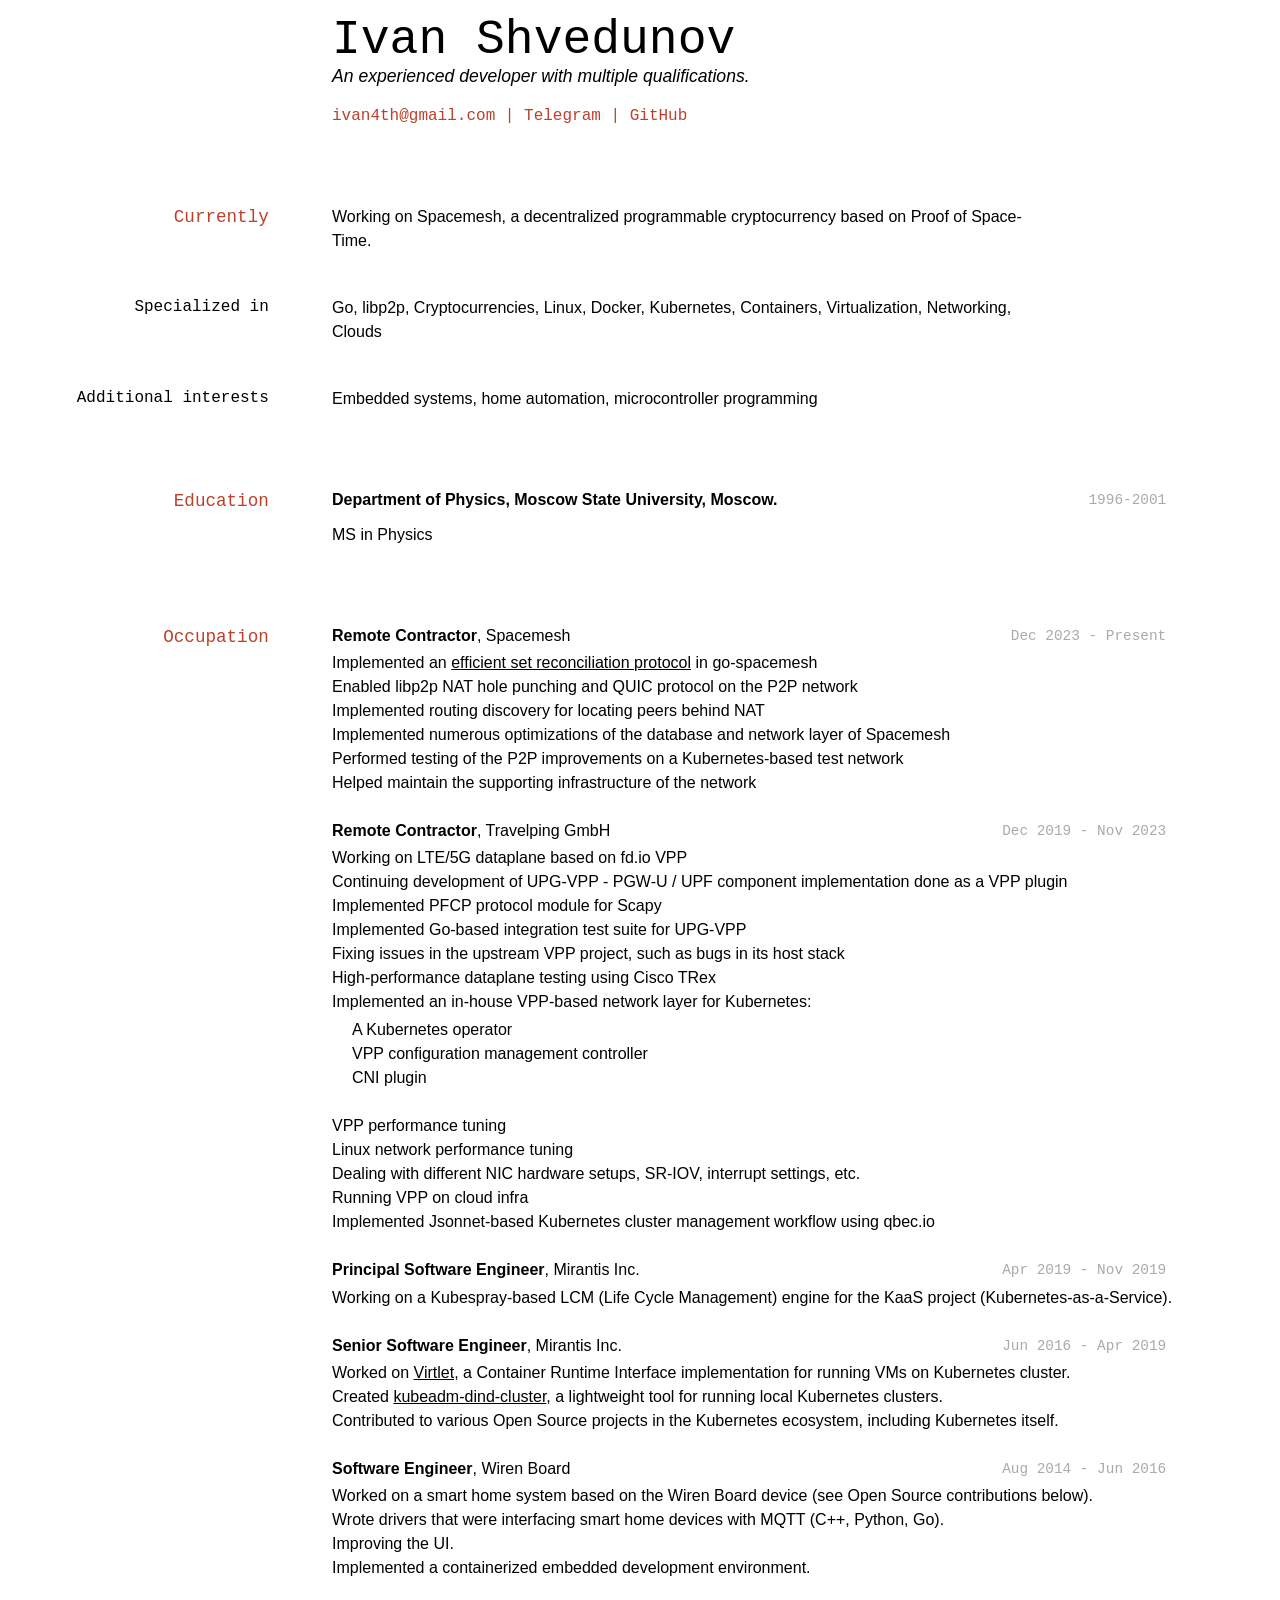
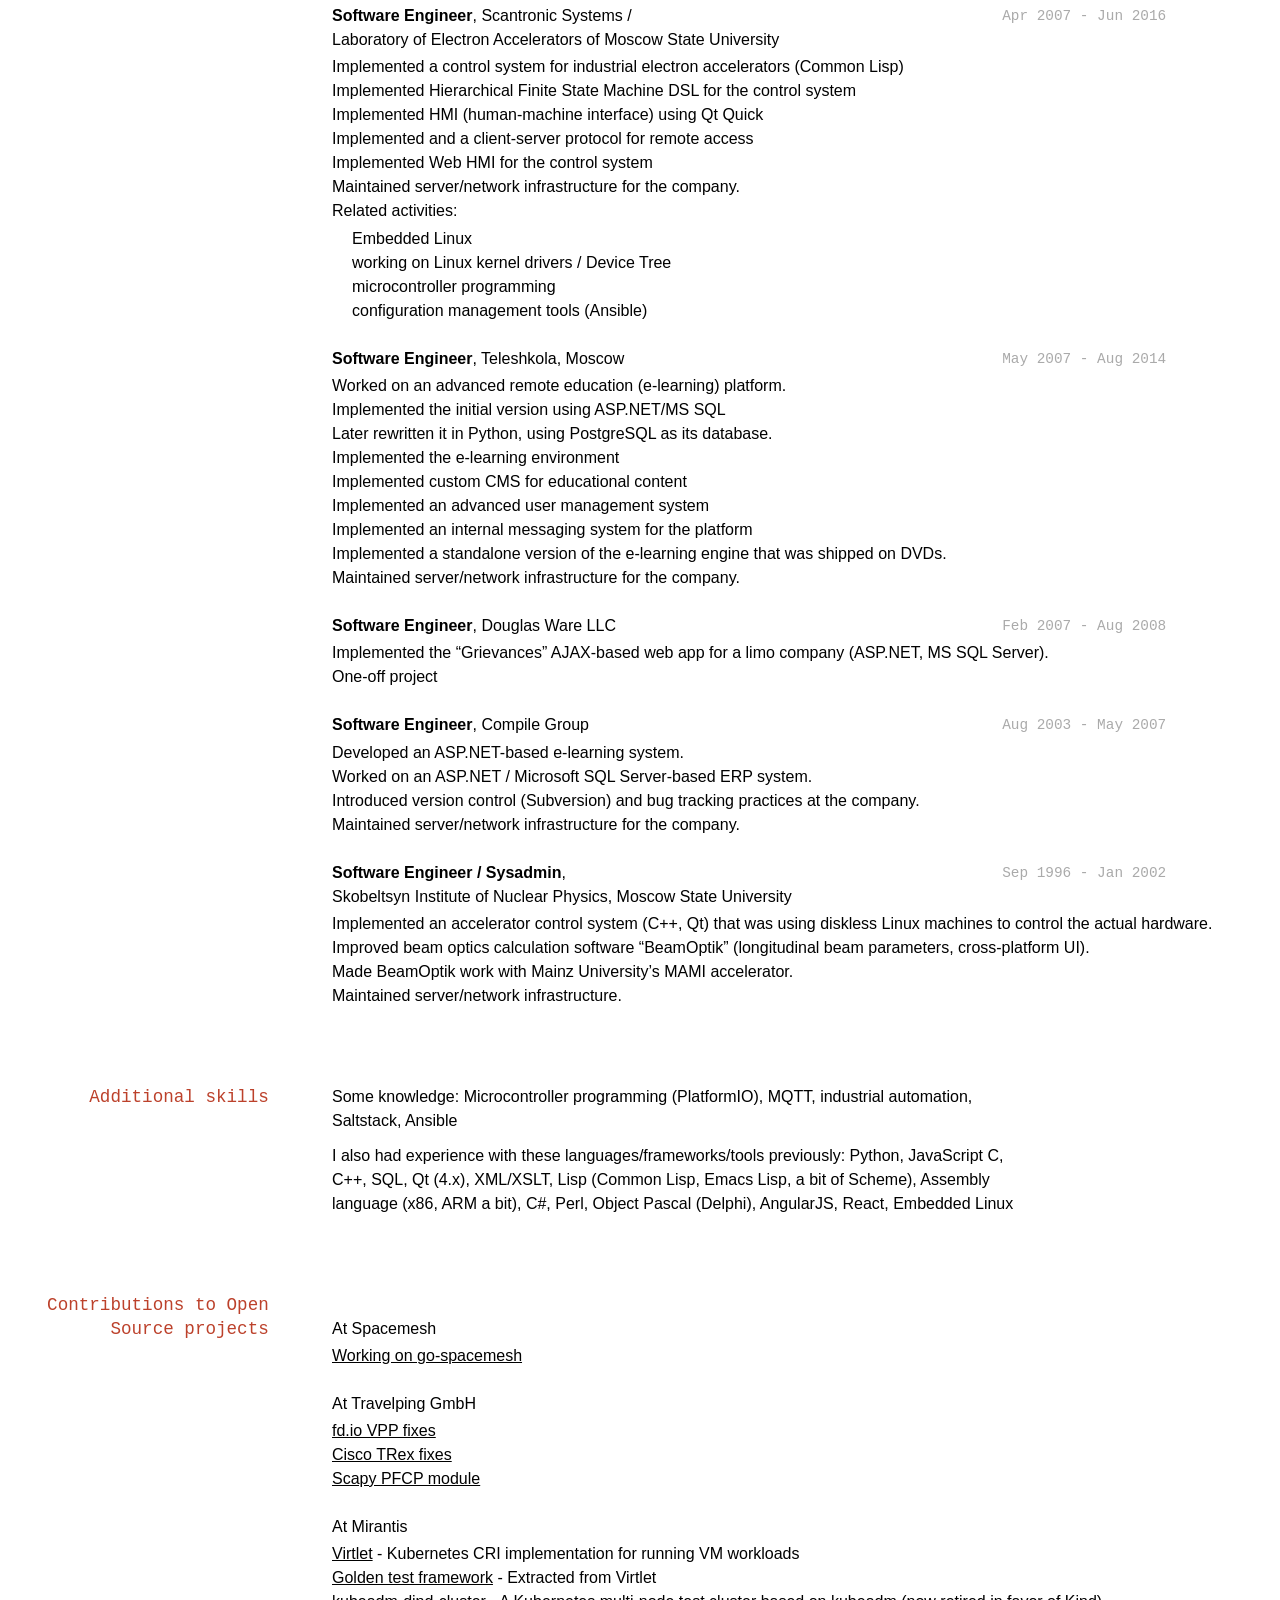
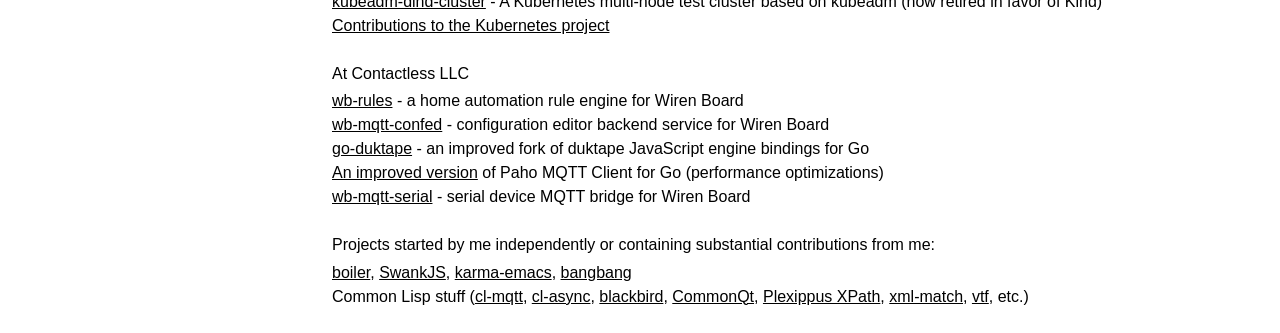
<file: cv/index.html>
<!doctype html>
<html>
<head>
  <meta charset=utf-8 />
  <title>  Ivan Shvedunov's CV |  CV</title>
  <link href="media/davewhipp-screen.css" type="text/css" rel="stylesheet" media="screen">
  <link href="media/davewhipp-print.css" type="text/css" rel="stylesheet" media="print">
</head>
<body>
  <div id="main">
    <div id="content">
    <h1 id="ivan-shvedunov">Ivan Shvedunov</h1>
<p>An experienced developer with multiple qualifications.</p>

<div id="webaddress">
<a href="ivan4th@gmail.com">ivan4th@gmail.com</a>
| <a href="https://t.me/ivan4th">Telegram</a>
| <a href="https://github.com/ivan4th">GitHub</a>
</div>

<h2 id="currently">Currently</h2>

<p>Working on Spacemesh, a decentralized programmable cryptocurrency based on Proof of Space-Time.</p>

<h3 id="specialized-in">Specialized in</h3>

<p>Go, libp2p, Cryptocurrencies, Linux, Docker, Kubernetes, Containers, Virtualization, Networking, Clouds</p>

<h3 id="additional-interests">Additional interests</h3>

<p>Embedded systems, home automation, microcontroller programming</p>

<h2 id="education">Education</h2>

<p><code class="language-plaintext highlighter-rouge">1996-2001</code>
<strong>Department of Physics, Moscow State University, Moscow.</strong></p>

<p>MS in Physics</p>

<h2 id="occupation">Occupation</h2>

<p><code class="language-plaintext highlighter-rouge">Dec 2023 - Present</code>
<strong>Remote Contractor</strong>, Spacemesh</p>

<ul>
  <li>Implemented an <a href="https://github.com/spacemeshos/go-spacemesh/blob/23286f39b966091e43da4567d6849ef8365e0ed4/dev-docs/sync2-set-reconciliation.md">efficient set reconciliation protocol</a> in go-spacemesh</li>
  <li>Enabled libp2p NAT hole punching and QUIC protocol on the P2P network</li>
  <li>Implemented routing discovery for locating peers behind NAT</li>
  <li>Implemented numerous optimizations of the database and network layer of Spacemesh</li>
  <li>Performed testing of the P2P improvements on a Kubernetes-based test network</li>
  <li>Helped maintain the supporting infrastructure of the network</li>
</ul>

<p><code class="language-plaintext highlighter-rouge">Dec 2019 - Nov 2023</code>
<strong>Remote Contractor</strong>, Travelping GmbH</p>

<ul>
  <li>Working on LTE/5G dataplane based on fd.io VPP</li>
  <li>Continuing development of UPG-VPP - PGW-U / UPF component implementation done as a VPP plugin</li>
  <li>Implemented PFCP protocol module for Scapy</li>
  <li>Implemented Go-based integration test suite for UPG-VPP</li>
  <li>Fixing issues in the upstream VPP project, such as bugs in its host stack</li>
  <li>High-performance dataplane testing using Cisco TRex</li>
  <li>Implemented an in-house VPP-based network layer for Kubernetes:
    <ul>
      <li>A Kubernetes operator</li>
      <li>VPP configuration management controller</li>
      <li>CNI plugin</li>
    </ul>
  </li>
  <li>VPP performance tuning</li>
  <li>Linux network performance tuning</li>
  <li>Dealing with different NIC hardware setups, SR-IOV, interrupt settings, etc.</li>
  <li>Running VPP on cloud infra</li>
  <li>Implemented Jsonnet-based Kubernetes cluster management workflow using qbec.io</li>
</ul>

<p><code class="language-plaintext highlighter-rouge">Apr 2019 - Nov 2019</code>
<strong>Principal Software Engineer</strong>, Mirantis Inc.</p>

<ul>
  <li>Working on a Kubespray-based LCM (Life Cycle Management) engine for
the KaaS project (Kubernetes-as-a-Service).</li>
</ul>

<p><code class="language-plaintext highlighter-rouge">Jun 2016 - Apr 2019</code>
<strong>Senior Software Engineer</strong>, Mirantis Inc.</p>

<ul>
  <li>Worked on <a href="https://github.com/Mirantis/virtlet">Virtlet</a>, a
Container Runtime Interface implementation for running VMs on
Kubernetes cluster.</li>
  <li>Created
<a href="https://github.com/kubernetes-retired/kubeadm-dind-cluster">kubeadm-dind-cluster</a>,
a lightweight tool for running local Kubernetes clusters.</li>
  <li>Contributed to various Open Source projects in the Kubernetes
ecosystem, including Kubernetes itself.</li>
</ul>

<p><code class="language-plaintext highlighter-rouge">Aug 2014 - Jun 2016</code>
<strong>Software Engineer</strong>, Wiren Board</p>

<ul>
  <li>Worked on a smart home system based on the Wiren Board device (see
Open Source contributions below).</li>
  <li>Wrote drivers that were interfacing smart home devices with MQTT
(C++, Python, Go).</li>
  <li>Improving the UI.</li>
  <li>Implemented a containerized embedded development environment.</li>
</ul>

<p><code class="language-plaintext highlighter-rouge">Apr 2007 - Jun 2016</code>
<strong>Software Engineer</strong>, Scantronic Systems / <br />Laboratory of Electron Accelerators of Moscow State University</p>

<ul>
  <li>Implemented a control system for industrial electron accelerators (Common Lisp)</li>
  <li>Implemented Hierarchical Finite State Machine DSL for the control system</li>
  <li>Implemented HMI (human-machine interface) using Qt Quick</li>
  <li>Implemented and a client-server protocol for remote access</li>
  <li>Implemented Web HMI for the control system</li>
  <li>Maintained server/network infrastructure for the company.</li>
  <li>Related activities:
    <ul>
      <li>Embedded Linux</li>
      <li>working on Linux kernel drivers / Device Tree</li>
      <li>microcontroller programming</li>
      <li>configuration management tools (Ansible)</li>
    </ul>
  </li>
</ul>

<p><code class="language-plaintext highlighter-rouge">May 2007 - Aug 2014</code>
<strong>Software Engineer</strong>, Teleshkola, Moscow</p>

<ul>
  <li>Worked on an advanced remote education (e-learning) platform.</li>
  <li>Implemented the initial version using ASP.NET/MS SQL</li>
  <li>Later rewritten it in Python, using PostgreSQL as its database.</li>
  <li>Implemented the e-learning environment</li>
  <li>Implemented custom CMS for educational content</li>
  <li>Implemented an advanced user management system</li>
  <li>Implemented an internal messaging system for the platform</li>
  <li>Implemented a standalone version of the e-learning engine that was shipped on DVDs.</li>
  <li>Maintained server/network infrastructure for the company.</li>
</ul>

<p><code class="language-plaintext highlighter-rouge">Feb 2007 - Aug 2008</code>
<strong>Software Engineer</strong>, Douglas Ware LLC</p>

<ul>
  <li>Implemented the “Grievances” AJAX-based web app for a limo company (ASP.NET, MS SQL Server).</li>
  <li>One-off project</li>
</ul>

<p><code class="language-plaintext highlighter-rouge">Aug 2003 - May 2007</code>
<strong>Software Engineer</strong>, Compile Group</p>

<ul>
  <li>Developed an ASP.NET-based e-learning system.</li>
  <li>Worked on an ASP.NET / Microsoft SQL Server-based ERP system.</li>
  <li>Introduced version control (Subversion) and bug tracking practices at the company.</li>
  <li>Maintained server/network infrastructure for the company.</li>
</ul>

<p><code class="language-plaintext highlighter-rouge">Sep 1996 - Jan 2002</code>
<strong>Software Engineer / Sysadmin</strong>, <br />
Skobeltsyn Institute of Nuclear Physics, Moscow State University</p>

<ul>
  <li>Implemented an accelerator control system (C++, Qt) that was using
diskless Linux machines to control the actual hardware.</li>
  <li>Improved beam optics calculation software “BeamOptik” (longitudinal
beam parameters, cross-platform UI).</li>
  <li>Made BeamOptik work with Mainz University’s MAMI accelerator.</li>
  <li>Maintained server/network infrastructure.</li>
</ul>

<h2 id="additional-skills">Additional skills</h2>

<p>Some knowledge: Microcontroller programming (PlatformIO), MQTT,
industrial automation, Saltstack, Ansible</p>

<p>I also had experience with these languages/frameworks/tools
previously: Python, JavaScript C, C++, SQL, Qt (4.x), XML/XSLT, Lisp
(Common Lisp, Emacs Lisp, a bit of Scheme), Assembly language (x86,
ARM a bit), C#, Perl, Object Pascal (Delphi), AngularJS, React,
Embedded Linux</p>

<h2 id="contributions-to-open-source-projects">Contributions to Open Source projects</h2>

<p>At Spacemesh</p>

<ul>
  <li><a href="https://github.com/spacemeshos/go-spacemesh/">Working on go-spacemesh</a></li>
</ul>

<p>At Travelping GmbH</p>

<ul>
  <li><a href="https://gerrit.fd.io/r/q/author:ivan4th+status:merged">fd.io VPP fixes</a></li>
  <li><a href="https://github.com/cisco-system-traffic-generator/trex-core/commits?author=ivan4th">Cisco TRex fixes</a></li>
  <li><a href="https://github.com/secdev/scapy/pull/2516">Scapy PFCP module</a></li>
</ul>

<p>At Mirantis</p>

<ul>
  <li><a href="[Virtlet](https://github.com/Mirantis/virtlet)">Virtlet</a> - Kubernetes CRI implementation for running VM workloads</li>
  <li><a href="https://github.com/ivan4th/gm">Golden test framework</a> - Extracted from Virtlet</li>
  <li><a href="https://github.com/kubernetes-retired/kubeadm-dind-cluster">kubeadm-dind-cluster</a> - A Kubernetes multi-node test cluster based on kubeadm (now retired in favor of Kind)</li>
  <li><a href="https://bit.ly/2lnktn0">Contributions to the Kubernetes project</a></li>
</ul>

<p>At Contactless LLC</p>

<ul>
  <li><a href="https://github.com/contactless/wb-rules">wb-rules</a> - a home automation rule engine for Wiren Board</li>
  <li><a href="https://github.com/contactless/wb-mqtt-confed">wb-mqtt-confed</a> - configuration editor backend service for Wiren Board</li>
  <li><a href="https://github.com/ivan4th/go-duktape">go-duktape</a> - an improved fork of duktape JavaScript engine bindings for Go</li>
  <li><a href="https://github.com/contactless/org.eclipse.paho.mqtt.golang">An improved version</a> of Paho MQTT Client for Go (performance optimizations)</li>
  <li><a href="https://github.com/contactless/wb-mqtt-serial">wb-mqtt-serial</a> - serial device MQTT bridge for Wiren Board</li>
</ul>

<p>Projects started by me independently or containing substantial contributions from me:</p>

<ul>
  <li><a href="https://github.com/ivan4th/boiler">boiler</a>, <a href="https://github.com/swank-js/swank-js">SwankJS</a>, <a href="https://github.com/ivan4th/karma-emacs">karma-emacs</a>, <a href="https://github.com/ivan4th/bangbang">bangbang</a></li>
  <li>Common Lisp stuff (<a href="https://github.com/ivan4th/cl-mqtt">cl-mqtt</a>, <a href="https://github.com/orthecreedence/cl-async">cl-async</a>, <a href="https://github.com/orthecreedence/blackbird">blackbird</a>, <a href="https://common-lisp.net/project/commonqt/">CommonQt</a>, <a href="https://common-lisp.net/project/plexippus-xpath/">Plexippus XPath</a>, <a href="https://github.com/ivan4th/xml-match">xml-match</a>, <a href="https://github.com/ivan4th/vtf">vtf</a>, etc.)</li>
</ul>

<!-- ### Footer

Last updated: Sep 2019 -->

    </div>
  </div>
</body>
</html>
</file>
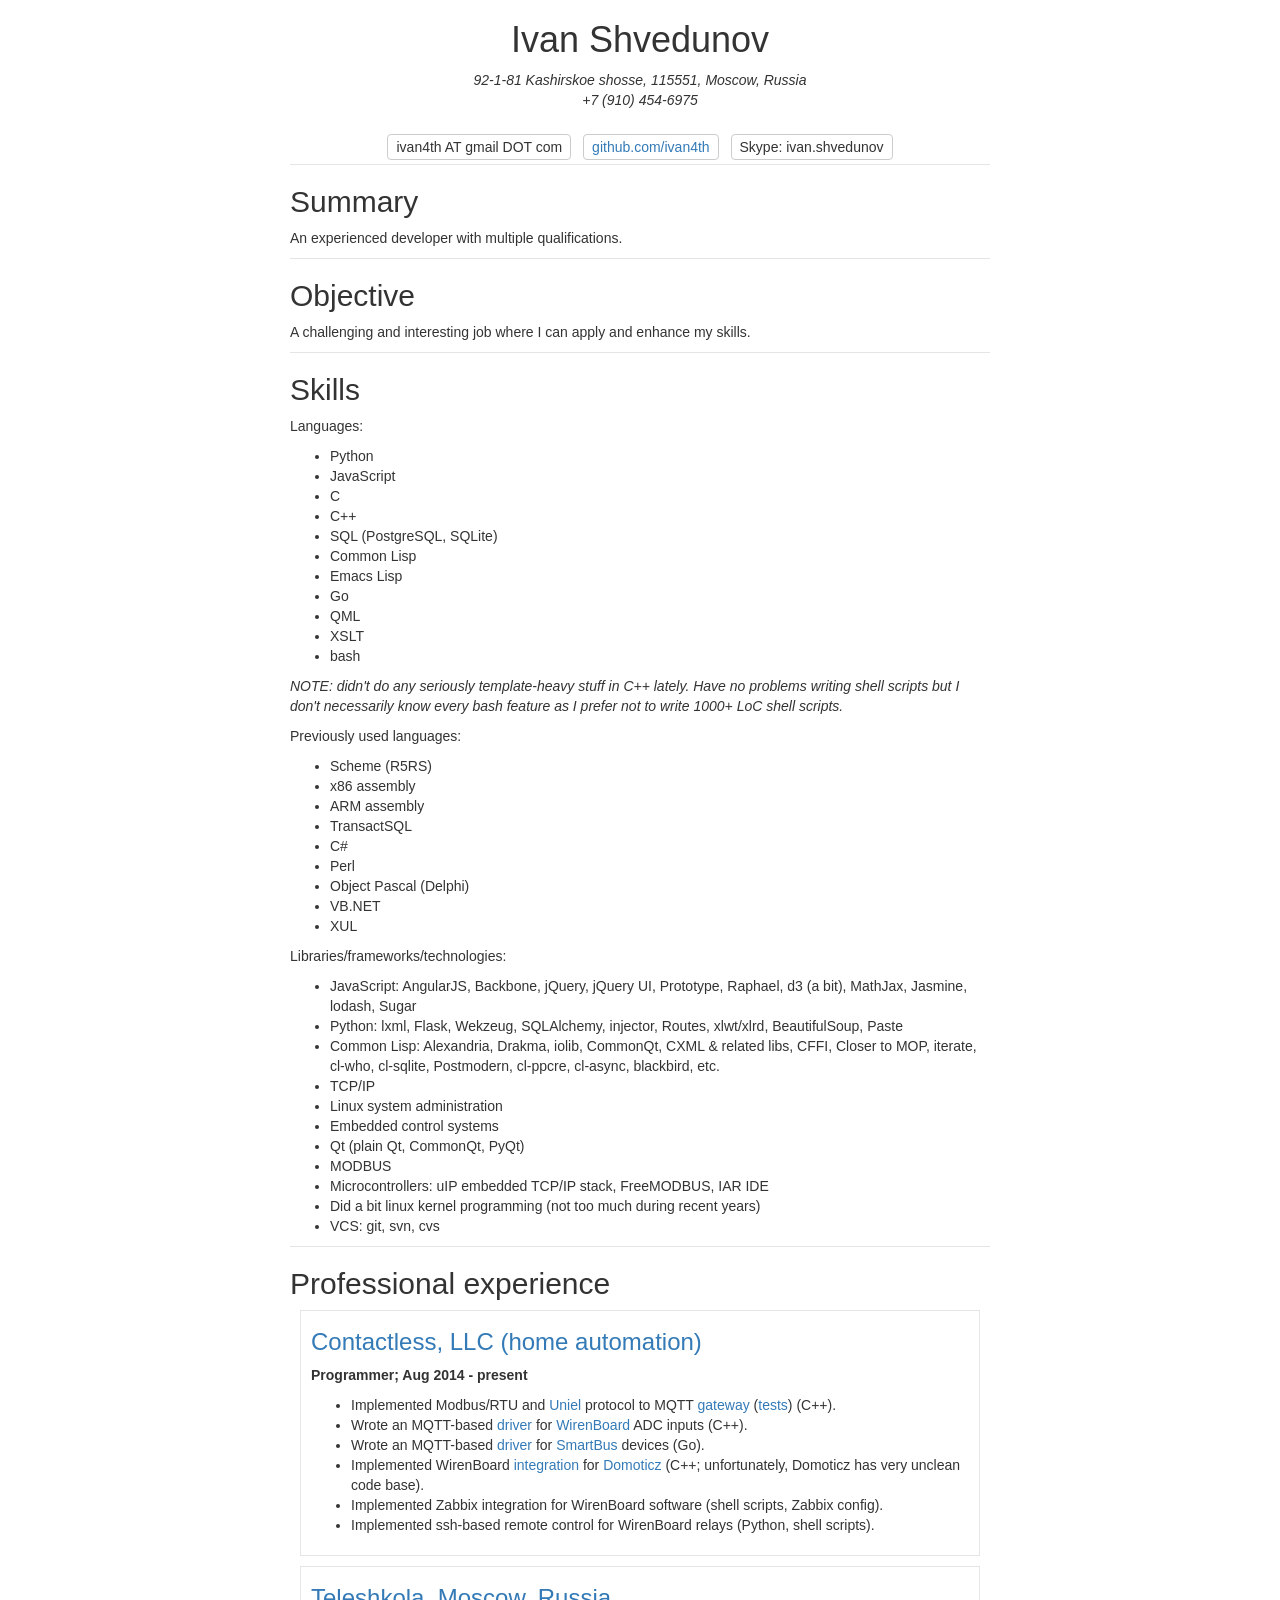
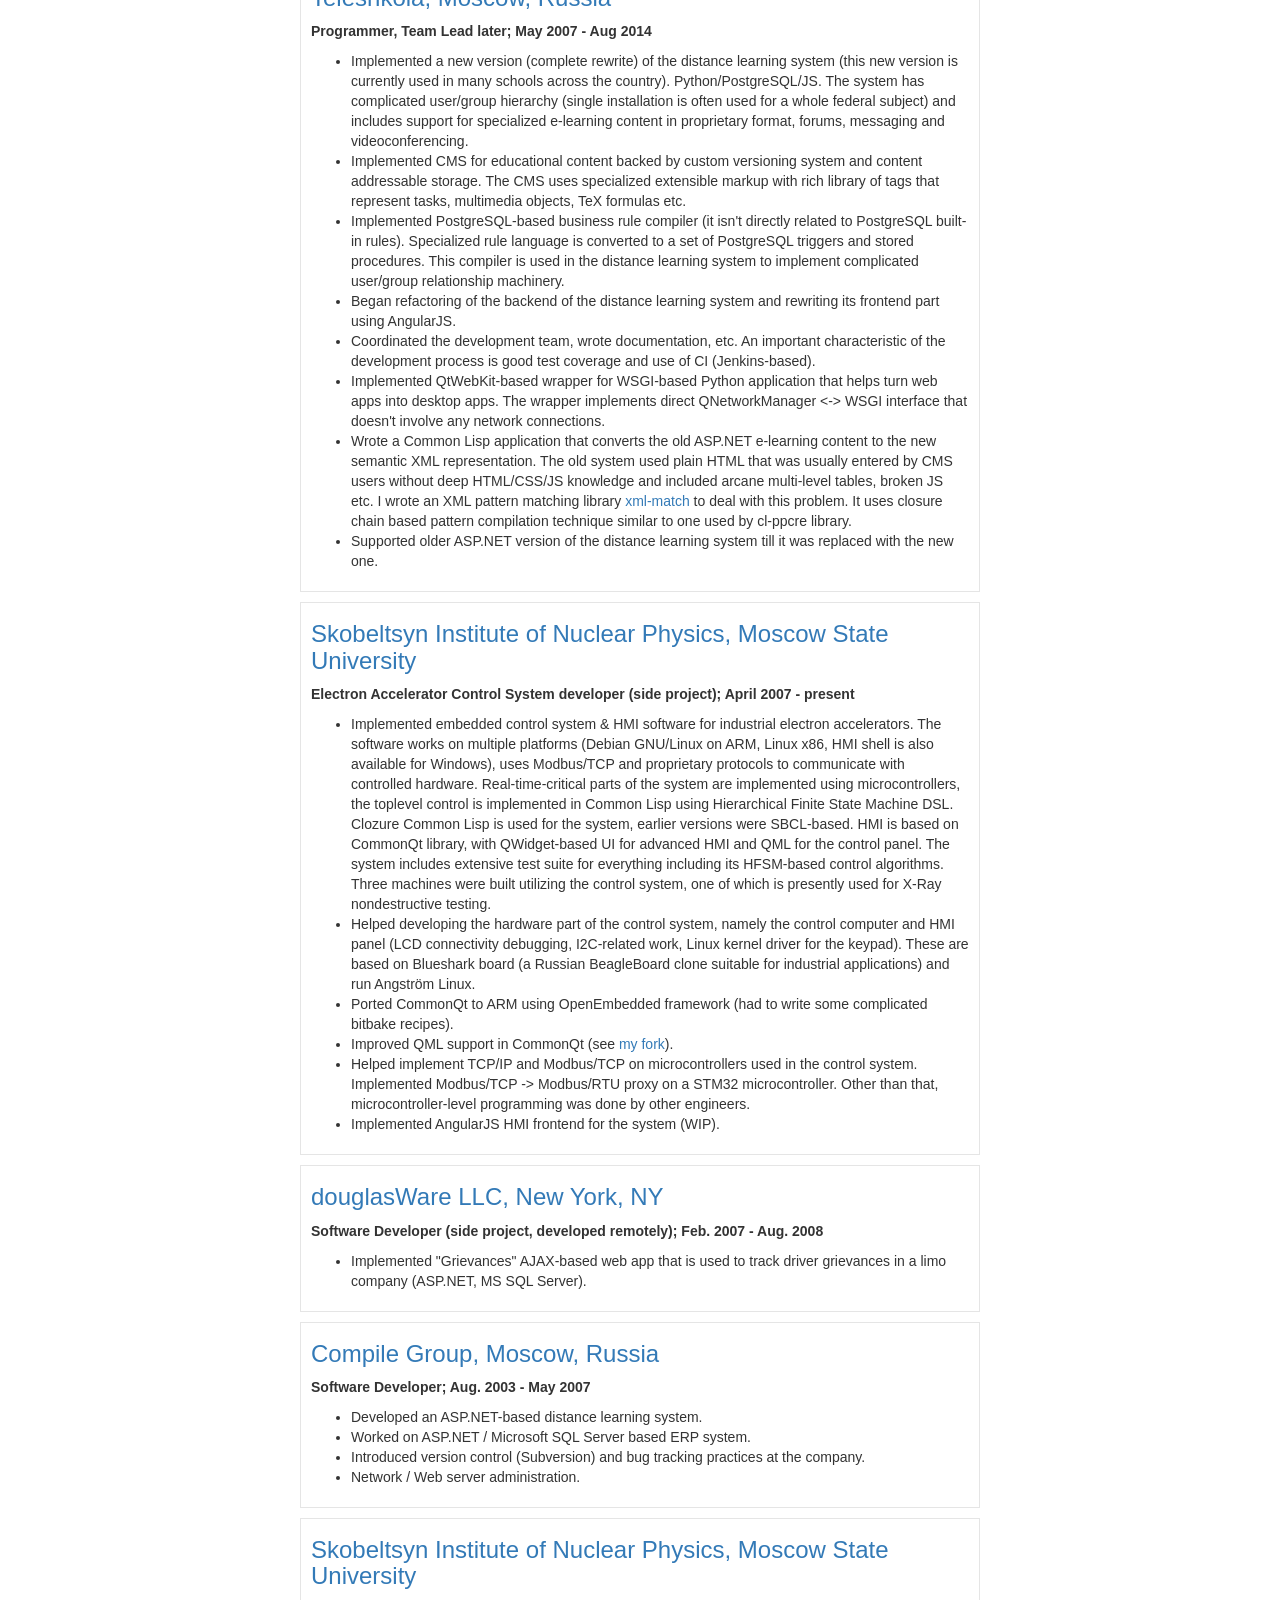
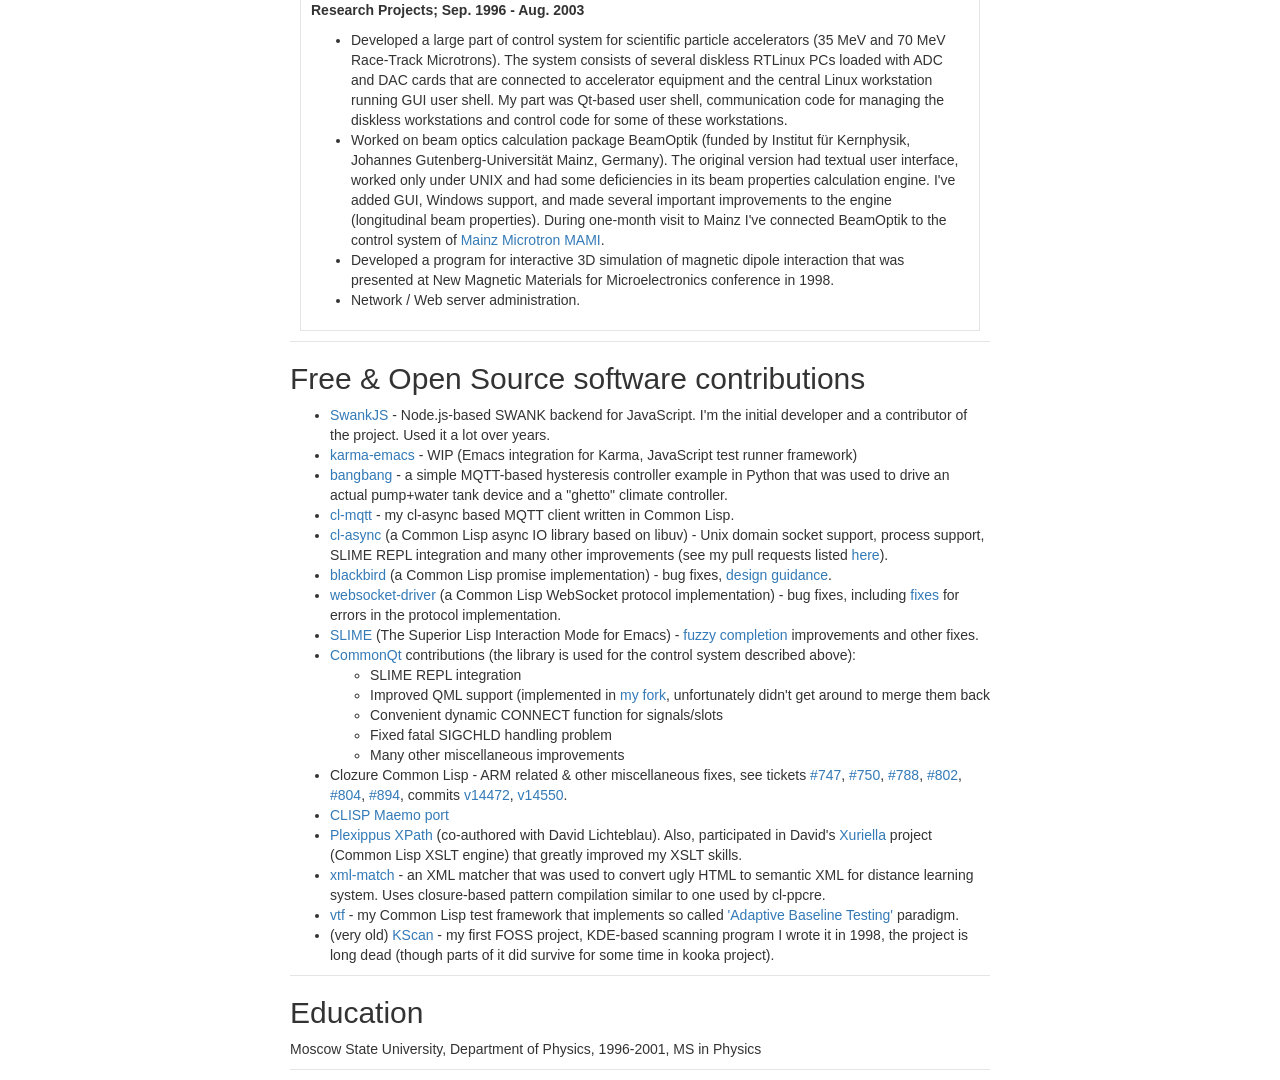
<file: cv.html>
<!doctype html>
<html>
  <head>
    <meta charset="utf-8">
    <link href="http://netdna.bootstrapcdn.com/bootstrap/3.1.1/css/bootstrap.min.css" rel="stylesheet" media="all">
    <title>Ivan Shvedunov's CV</title>
    <style>
      .container {
        width: 730px;
      }

      h1 {
        text-align: center;
      }

      #contacts {
        text-align: center;
      }

      #contacts > a,
      #contacts > span {
        border: 1px solid #ccc;
        padding: 2px 8px;
        margin: 4px;
        display: inline-block;
        border-radius: 4px;
      }

      address {
        font-style: italic;
      }

      section {
        border-bottom: 1px solid #e5e5e5;
        margin: 10px 0;
      }

      .job {
        border: 1px solid #e5e5e5;
        margin: 10px;
        padding: 10px;
      }

      .job > h3 {
        margin-top: 8px;
      }

      .job > div {
        font-weight: bold;
        margin-bottom: 10px;
      }
    </style>
  </head>
  <body>
    <div class="container">
      <h1>Ivan Shvedunov</h1>

      <section id="contacts">
        <address>92-1-81 Kashirskoe shosse, 115551, Moscow, Russia<br/>
          +7 (910) 454-6975<br/>
        </address>
        <span title="E-mail/Google Services">ivan4th AT gmail DOT com</span>
        <a href="https://github.com/ivan4th" class="github">github.com/ivan4th</a>
        <span>Skype:&nbsp;ivan.shvedunov</span>
      </section>

      <!-- TBD: validate & rm all comments -->

      <section id="summary">
        <h2>Summary</h2>
        <p>An experienced developer with multiple qualifications.</p>
      </section>

      <section id="objective">
        <h2>Objective</h2>
        <p>A challenging and interesting job where I can apply and enhance my skills.</p>
      </section>

      <section id="skills">
        <h2>Skills</h2>
        <p class="sub">Languages:</p>
        <ul class="compact">
          <li>Python</li>
          <li>JavaScript</li>
          <li>C</li>
          <li>C++</li>
          <li>SQL (PostgreSQL, SQLite)</li>
          <li>Common Lisp</li>
          <li>Emacs Lisp</li>
          <li>Go</li>
          <li>QML</li>
          <li>XSLT</li>
          <li>bash</li>
        </ul>
        <p class="remark">
          <em>
            NOTE: didn't do any seriously template-heavy stuff in C++ lately. Have no
            problems writing shell scripts but I don't necessarily know every bash
            feature as I prefer not to write 1000+ LoC shell scripts.
          </em>
        </p>
        <p class="sub">Previously used languages:</p>
        <ul class="compact">
          <li>Scheme (R5RS)</li>
          <li>x86 assembly</li>
          <li>ARM assembly</li>
          <li>TransactSQL</li>
          <li>C#</li>
          <li>Perl</li>
          <li>Object Pascal (Delphi)</li>
          <li>VB.NET</li>
          <li>XUL</li>
        </ul>
        <p class="sub">Libraries/frameworks/technologies:</p>
        <ul>
          <li>JavaScript: AngularJS, Backbone, jQuery, jQuery UI,
            Prototype, Raphael, d3 (a bit), MathJax, Jasmine, lodash, Sugar</li>
          <li>Python: lxml, Flask, Wekzeug, SQLAlchemy, injector, Routes,
            xlwt/xlrd, BeautifulSoup, Paste</li>
          <li>Common Lisp: Alexandria, Drakma, iolib, CommonQt, CXML &
            related libs, CFFI, Closer to MOP, iterate, cl-who, cl-sqlite,
            Postmodern, cl-ppcre, cl-async, blackbird, etc.</li>
          <li>TCP/IP</li>
          <li>Linux system administration</li>
          <li>Embedded control systems</li>
          <li>Qt (plain Qt, CommonQt, PyQt)</li>
          <li>MODBUS</li>
          <li>Microcontrollers: uIP embedded TCP/IP stack, FreeMODBUS, IAR IDE</li>
          <li>Did a bit linux kernel programming (not too much during recent years)</li>
          <li>VCS: git, svn, cvs</li>
        </ul>
      </section>

      <section id="experience">
        <h2>Professional experience</h2>
        <div class="job job-current">
          <h3><a href="http://contactless.ru/">Contactless, LLC (home automation)</a></h3>
          <div>Programmer; Aug 2014 - present</div>
          <ul>
            <li>
              Implemented Modbus/RTU
              and <a href="smart.uniel.ru">Uniel</a> protocol to MQTT
              <a href="https://github.com/contactless/wb-homa-drivers/tree/master/wb-homa-modbus">gateway</a> (<a href="https://github.com/contactless/wb-homa-drivers/tree/master/test">tests</a>) (C++).
            </li>
            <li>
              Wrote an MQTT-based <a href="https://github.com/contactless/wb-homa-drivers/tree/master/wb-homa-adc">driver</a>
              for <a href="http://contactless.ru/wiki/index.php/Wiren_Board_Smart_Home">WirenBoard</a>
              ADC inputs (C++).
            </li>
            <li>
              Wrote an MQTT-based <a href="https://github.com/contactless/wb-homa-drivers/tree/feature/smartbus/wb-homa-smartbus">driver</a>
              for <a href="http://smarthomebus.com/">SmartBus</a>
              devices (Go).
            </li>
            <li>
              Implemented WirenBoard <a href="https://github.com/contactless/domoticz/blob/master/hardware/WBHomaBridge.cpp">integration</a>
              for <a href="http://domoticz.com/">Domoticz</a> (C++; unfortunately, Domoticz has very unclean code base).
            </li>
            <li>
              Implemented Zabbix integration for WirenBoard software
              (shell scripts, Zabbix config).
            </li>
            <li>
              Implemented ssh-based remote control for WirenBoard
              relays (Python, shell scripts).
            </li>
          </ul>
        </div>
        <div class="job">
          <h3><a href="http://internet-school.ru/">Teleshkola, Moscow, Russia</a></h3>
          <div>Programmer, Team Lead later; May 2007 - Aug 2014</div>
          <ul>
            <li>
              Implemented a new version (complete rewrite) of the
              distance learning system (this new version is currently
              used in many schools across the country).
              Python/PostgreSQL/JS. The system has complicated
              user/group hierarchy (single installation is often used
              for a whole federal subject) and includes support for
              specialized e-learning content in proprietary format,
              forums, messaging and videoconferencing.
            </li>
            <li>
              Implemented CMS for educational content backed by custom
              versioning system and content addressable storage. The CMS
              uses specialized extensible markup with rich library of
              tags that represent tasks, multimedia objects, TeX formulas etc.
            </li>
            <li>
              Implemented PostgreSQL-based business rule compiler
              (it isn't directly related to PostgreSQL built-in rules).
              Specialized rule language is converted to a set of
              PostgreSQL triggers and stored procedures. This compiler is
              used in the distance learning system to implement
              complicated user/group relationship machinery.
            </li>
            <li>
              Began refactoring of the backend of the distance learning
              system and rewriting its frontend part using AngularJS.
            </li>
            <li>
              Coordinated the development team, wrote documentation,
              etc. An important characteristic of the development
              process is good test coverage and use of CI
              (Jenkins-based).
            </li>
            <li>
              Implemented QtWebKit-based wrapper for WSGI-based Python
              application that helps turn web apps into desktop apps.
              The wrapper implements direct QNetworkManager &lt;-&gt; WSGI
                interface that doesn't involve any network connections.
            </li>
            <li>
              Wrote a Common Lisp application that converts the old
              ASP.NET e-learning content to the new semantic XML
              representation.  The old system used plain HTML that was
              usually entered by CMS users without deep HTML/CSS/JS
              knowledge and included arcane multi-level tables, broken
              JS etc. I wrote an XML pattern matching library <a href="https://github.com/ivan4th/xml-match">xml-match</a>
              to deal with this problem. It uses closure chain
              based pattern compilation technique similar to
              one used by cl-ppcre library.
            </li>
            <li>
              Supported older ASP.NET version of the distance learning
              system till it was replaced with the new one.
            </li>
          </ul>
        </div>
        <div class="job job-current">
          <h3><a href="http://www.sinp.msu.ru/en">Skobeltsyn Institute of Nuclear Physics, Moscow State University</a></h3>
          <div>Electron Accelerator Control System developer (side project); April 2007 - present</div>
          <ul>
            <li>
              Implemented embedded control system & HMI software for
              industrial electron accelerators.  The software works on
              multiple platforms (Debian GNU/Linux on ARM, Linux x86,
              HMI shell is also available for Windows), uses
              Modbus/TCP and proprietary protocols to communicate with
              controlled hardware. Real-time-critical parts of the
              system are implemented using microcontrollers, the
              toplevel control is implemented in Common Lisp using
              Hierarchical Finite State Machine DSL. Clozure Common
              Lisp is used for the system, earlier versions were
              SBCL-based. HMI is based on CommonQt library, with
              QWidget-based UI for advanced HMI and QML for the
              control panel. The system includes extensive test suite
              for everything including its HFSM-based control
              algorithms. Three machines were built utilizing the
              control system, one of which is presently used for X-Ray
              nondestructive testing.
            </li>
            <li>
              Helped developing the hardware part of the control system,
              namely the control computer and HMI panel (LCD
              connectivity debugging, I2C-related work, Linux kernel
              driver for the keypad). These are based on Blueshark board
              (a Russian BeagleBoard clone suitable for industrial
              applications) and run Angstr&ouml;m Linux.
            </li>
            <li>
              Ported CommonQt to ARM using OpenEmbedded framework
              (had to write some complicated bitbake recipes).
            </li>
            <li>
              Improved QML support in CommonQt
              (see <a href="https://github.com/ivan4th/commonqt">my fork</a>).
            </li>
            <li>
              Helped implement TCP/IP and Modbus/TCP on microcontrollers
              used in the control system. Implemented Modbus/TCP ->
              Modbus/RTU proxy on a STM32 microcontroller. Other than
              that, microcontroller-level programming was done by other
              engineers.
            </li>
            <li>
              Implemented AngularJS HMI frontend for the system (WIP).
            </li>
          </ul>
        </div>
        <div class="job">
          <h3><a href="http://www.douglasware.com/">douglasWare LLC, New York, NY</a></h3>
          <div>Software Developer (side project, developed remotely); Feb. 2007 - Aug. 2008</div>
          <ul>
            <li>
              Implemented "Grievances" AJAX-based web app that is used to track
              driver grievances in a limo company (ASP.NET, MS SQL Server).
            </li>
          </ul>
        </div>
        <div class="job">
          <h3><a href="http://compilesoft.ru/">Compile Group, Moscow, Russia</a></h3>
          <div>Software Developer; Aug. 2003 - May 2007</div>
          <ul>
            <li>Developed an ASP.NET-based distance learning system.</li>
            <li>Worked on ASP.NET / Microsoft SQL Server based ERP system.</li>
            <li>Introduced version control (Subversion) and bug tracking practices at the company.</li>
            <li>Network / Web server administration.</li>
          </ul>
        </div>
        <div class="job">
          <h3><a href="http://www.sinp.msu.ru/en">Skobeltsyn Institute of Nuclear Physics, Moscow State University</a></h3>
          <div>Research Projects; Sep. 1996 - Aug. 2003</div>
          <ul>
            <li>Developed a large part of control system for scientific
	      particle accelerators (35 MeV and 70 MeV Race-Track
	      Microtrons). The system consists of several diskless
	      RTLinux PCs loaded with ADC and DAC cards that are
	      connected to accelerator equipment and the central Linux
	      workstation running GUI user shell. My part was Qt-based
	      user shell, communication code for managing the diskless
	      workstations and control code for some of these
	      workstations.</li>
            <li>Worked on beam optics calculation package BeamOptik
	      (funded by Institut f&uuml;r Kernphysik, Johannes
	      Gutenberg-Universit&auml;t Mainz, Germany). The original
	      version had textual user interface, worked only under UNIX
	      and had some deficiencies in its beam properties
	      calculation engine. I've added GUI, Windows support, and
	      made several important improvements to the engine
	      (longitudinal beam properties). During one-month visit to
	      Mainz I've connected BeamOptik to the control system
	      of <a href="http://www.kph.uni-mainz.de/B1/">Mainz
	        Microtron MAMI</a>.</li>
            <li>Developed a program for interactive 3D simulation of
	      magnetic dipole interaction that was presented at New
	      Magnetic Materials for Microelectronics conference in
	      1998.</li>
            <li>Network / Web server administration.</li>
          </ul>
        </div>
      </section>

      <section id="foss">
        <h2>Free & Open Source software contributions</h2>
        <ul>
          <li>
            <a href="https://github.com/swank-js/swank-js">SwankJS</a>
            - Node.js-based SWANK backend for JavaScript. I'm the
            initial developer and a contributor of the project. Used
            it a lot over years.
          </li>

          <li>
            <a href="https://github.com/ivan4th/karma-emacs">karma-emacs</a> -
            WIP (Emacs integration for Karma, JavaScript test runner framework)
          </li>

          <li>
            <a href="https://github.com/ivan4th/bangbang">bangbang</a>
            - a simple MQTT-based hysteresis controller example in
            Python that was used to drive an actual pump+water tank
            device and a "ghetto" climate controller.
          </li>

          <li>
            <a href="https://github.com/ivan4th/cl-mqtt">cl-mqtt</a> -
            my cl-async based MQTT client written in Common Lisp.
          </li>

          <li>
            <a href="https://github.com/orthecreedence/cl-async">cl-async</a>
            (a Common Lisp async IO library based on libuv) - Unix
            domain socket support, process support, SLIME REPL
            integration and many other improvements (see my pull
            requests listed
            <a href="https://github.com/orthecreedence/cl-async/pulls?q=is%3Apr+is%3Aclosed">here</a>).
          </li>

          <li>
            <a href="https://github.com/orthecreedence/blackbird">blackbird</a>
            (a Common Lisp promise implementation) - bug fixes,
            <a href="https://github.com/orthecreedence/blackbird/issues/2">design guidance</a>.
          </li>

          <li>
            <a href="https://github.com/fukamachi/websocket-driver">websocket-driver</a>
            (a Common Lisp WebSocket protocol implementation) - bug fixes, including
            <a href="https://github.com/fukamachi/websocket-driver/commit/a5b5677779640a2dd04f6d250f5576f8eb0b49b6">fixes</a> for errors in the protocol implementation.
          </li>

          <li>
            <a href="https://github.com/slime/slime">SLIME</a>
            (The Superior Lisp Interaction Mode for Emacs) -
            <a href="https://github.com/slime/slime/pull/215">fuzzy completion</a>
            improvements and other fixes.
          </li>

          <li>
            <a href="http://common-lisp.net/project/commonqt/">CommonQt</a>
            contributions (the library is used for the control system
            described above):
            <ul>
              <li>SLIME REPL integration</li>
              <li>Improved QML support (implemented in <a href="https://github.com/ivan4th/commonqt">my fork</a>,
                unfortunately didn't get around to merge them back</li>
              <li>Convenient dynamic CONNECT function for signals/slots</li>
              <li>Fixed fatal SIGCHLD handling problem</li>
              <li>Many other miscellaneous improvements</li>
            </ul>
          </li>

          <li>
            Clozure Common Lisp - ARM related & other miscellaneous fixes, see tickets
            <a href="http://trac.clozure.com/ccl/ticket/747">#747</a>,
            <a href="http://trac.clozure.com/ccl/ticket/750">#750</a>,
            <a href="http://trac.clozure.com/ccl/ticket/788">#788</a>,
            <a href="http://trac.clozure.com/ccl/ticket/802">#802</a>,
            <a href="http://trac.clozure.com/ccl/ticket/804">#804</a>,
            <a href="http://trac.clozure.com/ccl/ticket/894">#894</a>,
            commits
            <a href="http://trac.clozure.com/ccl/changeset/14472">v14472</a>,
            <a href="http://trac.clozure.com/ccl/changeset/14550">v14550</a>.
          </li>


          <li>
            <a href="http://talk.maemo.org/showthread.php?t=42339">CLISP Maemo port</a>
          </li>

          <li>
            <a href="http://common-lisp.net/project/plexippus-xpath/">Plexippus XPath</a>
            (co-authored with David Lichteblau). Also,
            participated in David's <a href="http://common-lisp.net/project/xuriella/">Xuriella</a>
            project (Common Lisp XSLT engine) that greatly improved my XSLT skills.
          </li>

          <li>
            <a href="https://github.com/ivan4th/xml-match">xml-match</a> -
            an XML matcher that was used to convert ugly HTML to semantic XML
            for distance learning system. Uses closure-based pattern compilation
            similar to one used by cl-ppcre.
          </li>

          <li>
            <a href="https://github.com/ivan4th/vtf">vtf</a> -
            my Common Lisp test framework that implements so called
            <a href="http://stackoverflow.com/questions/3779747/is-there-a-name-for-the-testing-technique-i-use">'Adaptive Baseline Testing'</a> paradigm.
          </li>

          <li>
            (very old)
            <a href="http://web.archive.org/web/19990117052145/http://rf-hp.npi.msu.su/kscan.html">KScan</a> -
            my first FOSS project, KDE-based scanning program I wrote it
            in 1998, the project is long dead (though parts of it did
            survive for some time in kooka project).</li>
        </ul>
      </section>

      <section id="education">
        <h2>Education</h2>
        <p>Moscow State University, Department of Physics, 1996-2001, MS in Physics</p>
      </section>
    </div>
  </body>
</html>
</file>
<file: cv/media/davewhipp-screen.css>
/* http://meyerweb.com/eric/tools/css/reset/
   v2.0 | 20110126
   License: none (public domain)
*/

html, body, div, span, applet, object, iframe,
h1, h2, h3, h4, h5, h6, p, blockquote, pre,
a, abbr, acronym, address, big, cite, code,
del, dfn, em, img, ins, kbd, q, s, samp,
small, strike, strong, sub, sup, tt, var,
b, u, i, center,
dl, dt, dd, ol, ul, li,
fieldset, form, label, legend,
table, caption, tbody, tfoot, thead, tr, th, td,
article, aside, canvas, details, embed,
figure, figcaption, footer, header, hgroup,
menu, nav, output, ruby, section, summary,
time, mark, audio, video {
	margin: 0;
	padding: 0;
	border: 0;
	font-size: 100%;
	font: inherit;
	vertical-align: baseline;
}
/* HTML5 display-role reset for older browsers */
article, aside, details, figcaption, figure,
footer, header, hgroup, menu, nav, section {
	display: block;
}
body {
	line-height: 1;
}
ol, ul {
	list-style: none;
}
blockquote, q {
	quotes: none;
}
blockquote:before, blockquote:after,
q:before, q:after {
	content: '';
	content: none;
}
table {
	border-collapse: collapse;
	border-spacing: 0;
}

/* end of reset */



body {
	font: normal normal 400;
	font-size: 100%;
	line-height: 1.5em;
	/*also written as...  font: normal normal 400 100%/1.5em;*/
	font-family: Avenir,Verdana,sans-serif;
	margin-top: 1em;
	margin-left: 1em;
}

p {
	position: relative;
	left: 25%;
	margin-bottom: 0.7em;
	margin-right: 0;
	width: 55%;
}

code {
	font: normal normal;
	font-size: 90%;
	/*line-height: 1em;*/
	font-family: Monaco,Menlo,monospace,sans-serif;
	color: #aaa;
}

p code {
	position: absolute;
	text-align: right;
	right: -20%;
}


ul {
	position: relative;
	left: 25%;
	width: 75%;
	margin-bottom: 1.5em;
	margin-top: -0.5em;
}

/*uncomment to get dashes in the list*/
/*li:before {
	content: "-";
	position: relative;
	left: -0.25em;
}*/

li {
	/*second line indent*/
	padding-left: 1.25em;
	text-indent: -1.25em;
	/*color: #777;*/
}

li ul {
	position: relative;
	left: 0;
	width: 100%;
	margin-top: 0.25em;
}

h1,h2,h3,h4 {
	font-weight: 400;
	font-family: Avenir,Cousine,Verdana,sans-serif;
	width: 80%;
}

h1 {
	text-align: left;
	font-size: 3em;
	line-height: 1em;
	position: relative;
	left: 25%;
}

h1+p {
	/*subtitle*/
	font-style: italic;
	font-size: 110%;
}

h2 {
	font-size: 1.1em;
	color: #bc412b;
	margin-top: 3em;
	position: relative;
	top: 1.4em;
	text-align: right;
	width: 20%;
}

h3 {
	font-size: 1em;
	line-height: 2em;
	position: relative;
	top: 1.7em;
	text-align: right;
	width: 20%;
}

a {
	color: inherit;
	/*text-decoration:none*/
}

a:hover {
	color:#39f
}

#webaddress {
	margin-top: 1em;
	position: relative;
	left: 25%;
	color: #bc412b;
	font-family: Monaco,Menlo,monospace,sans-serif;
	font-size: 100%;
}

#webaddress a {
	text-decoration: none;
}

em {
	/* font-weight: bold; */
	font-style: italic;
}

strong {
	font-weight: bold;
}

#address {
	display: none;
}



/*
@media only screen and (max-width: 480px) {
	make one column somehow...
}*/
</file>
<file: cv/media/davewhipp-print.css>
/* http://meyerweb.com/eric/tools/css/reset/
   v2.0 | 20110126
   License: none (public domain)
*/

html, body, div, span, applet, object, iframe,
h1, h2, h3, h4, h5, h6, p, blockquote, pre,
a, abbr, acronym, address, big, cite, code,
del, dfn, em, img, ins, kbd, q, s, samp,
small, strike, strong, sub, sup, tt, var,
b, u, i, center,
dl, dt, dd, ol, ul, li,
fieldset, form, label, legend,
table, caption, tbody, tfoot, thead, tr, th, td,
article, aside, canvas, details, embed,
figure, figcaption, footer, header, hgroup,
menu, nav, output, ruby, section, summary,
time, mark, audio, video {
	margin: 0;
	padding: 0;
	border: 0;
	font-size: 100%;
	font: inherit;
	vertical-align: baseline;
}
/* HTML5 display-role reset for older browsers */
article, aside, details, figcaption, figure,
footer, header, hgroup, menu, nav, section {
	display: block;
}
body {
	line-height: 1;
}
ol, ul {
	list-style: none;
}
blockquote, q {
	quotes: none;
}
blockquote:before, blockquote:after,
q:before, q:after {
	content: '';
	content: none;
}
table {
	border-collapse: collapse;
	border-spacing: 0;
}

/* end of reset */



body {
	font: normal normal 400;
	font-size: 12pt;
	line-height: 1.35em;
	/*also written as...  font: normal normal 400 100%/1.5em;*/
	font-family: Avenir,Verdana,sans-serif;
	/*margin-top: 1em;
	margin-left: 1em;*/
}

p {
	position: relative;
	left: 25%;
	margin-bottom: 0.2em;
	margin-right: 0;
	width: 60%;
}

code {
	font: normal normal;
	font-size: 90%;
	/*line-height: 1em;*/
	font-family: Monaco,Menlo,monospace,sans-serif;
	color: #555;
}

p code {
	position: absolute;
	text-align: right;
	right: -20%;
        width: 170px;
}


ul {
	position: relative;
	left: 25%;
	width: 75%;
	margin-bottom: 1em;
	/*margin-top: -0.5em;*/
}

/*uncomment to get dashes in the list*/
/*li:before {
	content: "-";
	position: relative;
	left: -0.25em;
}*/

li {
	/*second line indent*/
	/* padding-left: 1.25em; */
	/* text-indent: -1.25em; */
	/*color: #777;*/
}

li ul {
	position: relative;
	left: 0;
	width: 100%;
	margin-top: 0.25em;
}

h1,h2,h3,h4 {
	font-weight: 400;
	font-family: Avenir,Cousine,Verdana,sans-serif;
	width: 80%;
}

h1 {
	text-align: left;
	font-size: 3em;
	line-height: 1em;
	position: relative;
	left: 25%;
}

h1+p {
	/*subtitle*/
	font-style: italic;
	font-size: 110%;
}

h2 {
	font-size: 1.1em;
	color: #a00;
	margin-top: 2em;
	position: relative;
	top: 1.2em;
	text-align: right;
	width: 20%;
}


h3 {
	font-size: 1em;
	line-height: 2em;
	color: #ccc;
	position: relative;
	top: 1.6em;
	text-align: right;
	width: 20%;
}

a {
    color: inherit;
    color: blue;
	text-decoration:none;
}

a:hover {
	color:#39f
}

#webaddress {
	margin-top: 1em;
	position: relative;
	left: 25%;
	color: #ccc;
	font-family: Monaco,Menlo,monospace,sans-serif;
	font-size: 90%;
}

#webaddress a {
	text-decoration: none;
}

em {
	font-style: normal;
	color: #2d4e5e
}

strong {
	font-weight: bold;
}

#ghbutton {
	display: none;
	visibility: hidden;
}
</file>
